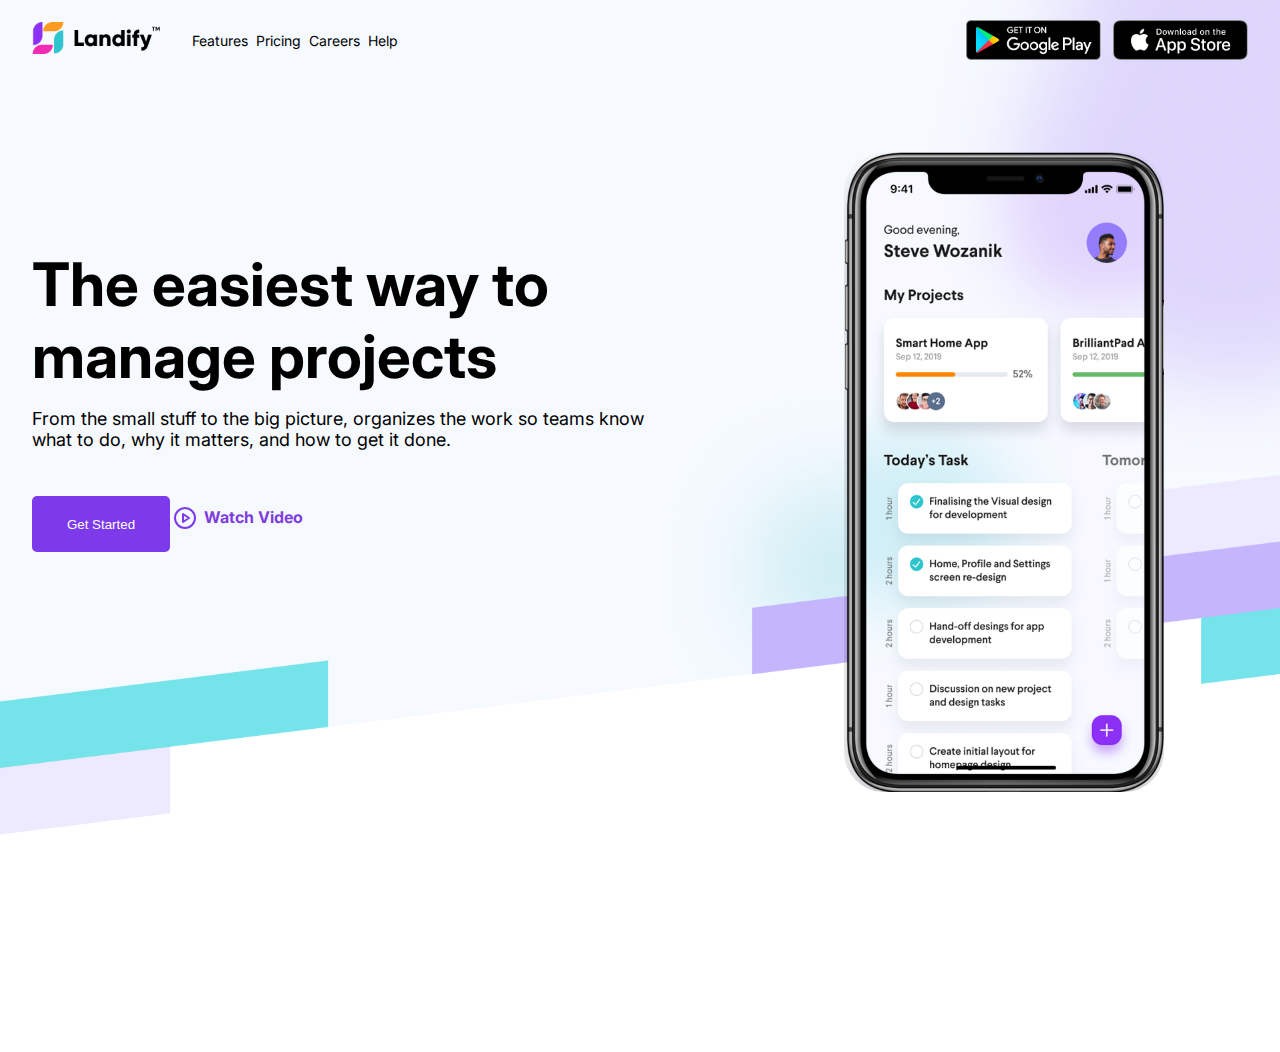
<file: index.html>
<!DOCTYPE html>
<html lang="uk">
<head>
    <meta charset="UTF-8">
    <title>Title</title>
    <link rel="stylesheet" href="styles.css">
    <link rel="preconnect" href="https://fonts.googleapis.com">
    <link rel="preconnect" href="https://fonts.gstatic.com" crossorigin>
    <link href="https://fonts.googleapis.com/css2?family=Inter:ital,opsz,wght@0,14..32,100..900;1,14..32,100..900&display=swap"
          rel="stylesheet">
</head>
<body>

<section class="hero">
    <header class="nav">
        <div class="container">
            <div class="menu">
                <div class="logo">
                    <img src="img/Logo.png" alt="logo">
                </div>
                <ul class="menu-list">
                    <li><a href="#features">Features</a></li>
                    <li><a href="#pricing">Pricing</a></li>
                    <li><a href="#careers">Careers</a></li>
                    <li><a href="#help">Help</a></li>
                </ul>
            </div>
            <div class="buttons-container">
                <a href="https://play.google.com/store/apps" class="app-button" target="_blank">
                    <img src="img/Store%20badge.png" alt="oops">
                </a>
                <a href="https://www.apple.com/app-store/" class="app-button" target="_blank">
                    <img src="img/Store%20badge%202.png" alt="">
                </a>
            </div>
        </div>
    </header>


    <div class="hero-content">
        <div class="hero-block">
            <div class="hero-text">
                <h1>The easiest way to manage projects</h1>
                <p class="hero-subtitle">From the small stuff to the big picture, organizes the work so teams know
                    what to do, why it matters, and how to get it done.</p>
            </div>
            <div class="block-buttons">
                <button type="button">Get Started</button>
                <a href="#" class="watch-button">
                    <img src="img/Icon.svg" alt="Play Icon">Watch Video</a>
            </div>
        </div>
        <div class="phone">
        <img src="img/Mobile.png" alt="">
        </div>
    </div>
</section>
</body>
</html>
</file>
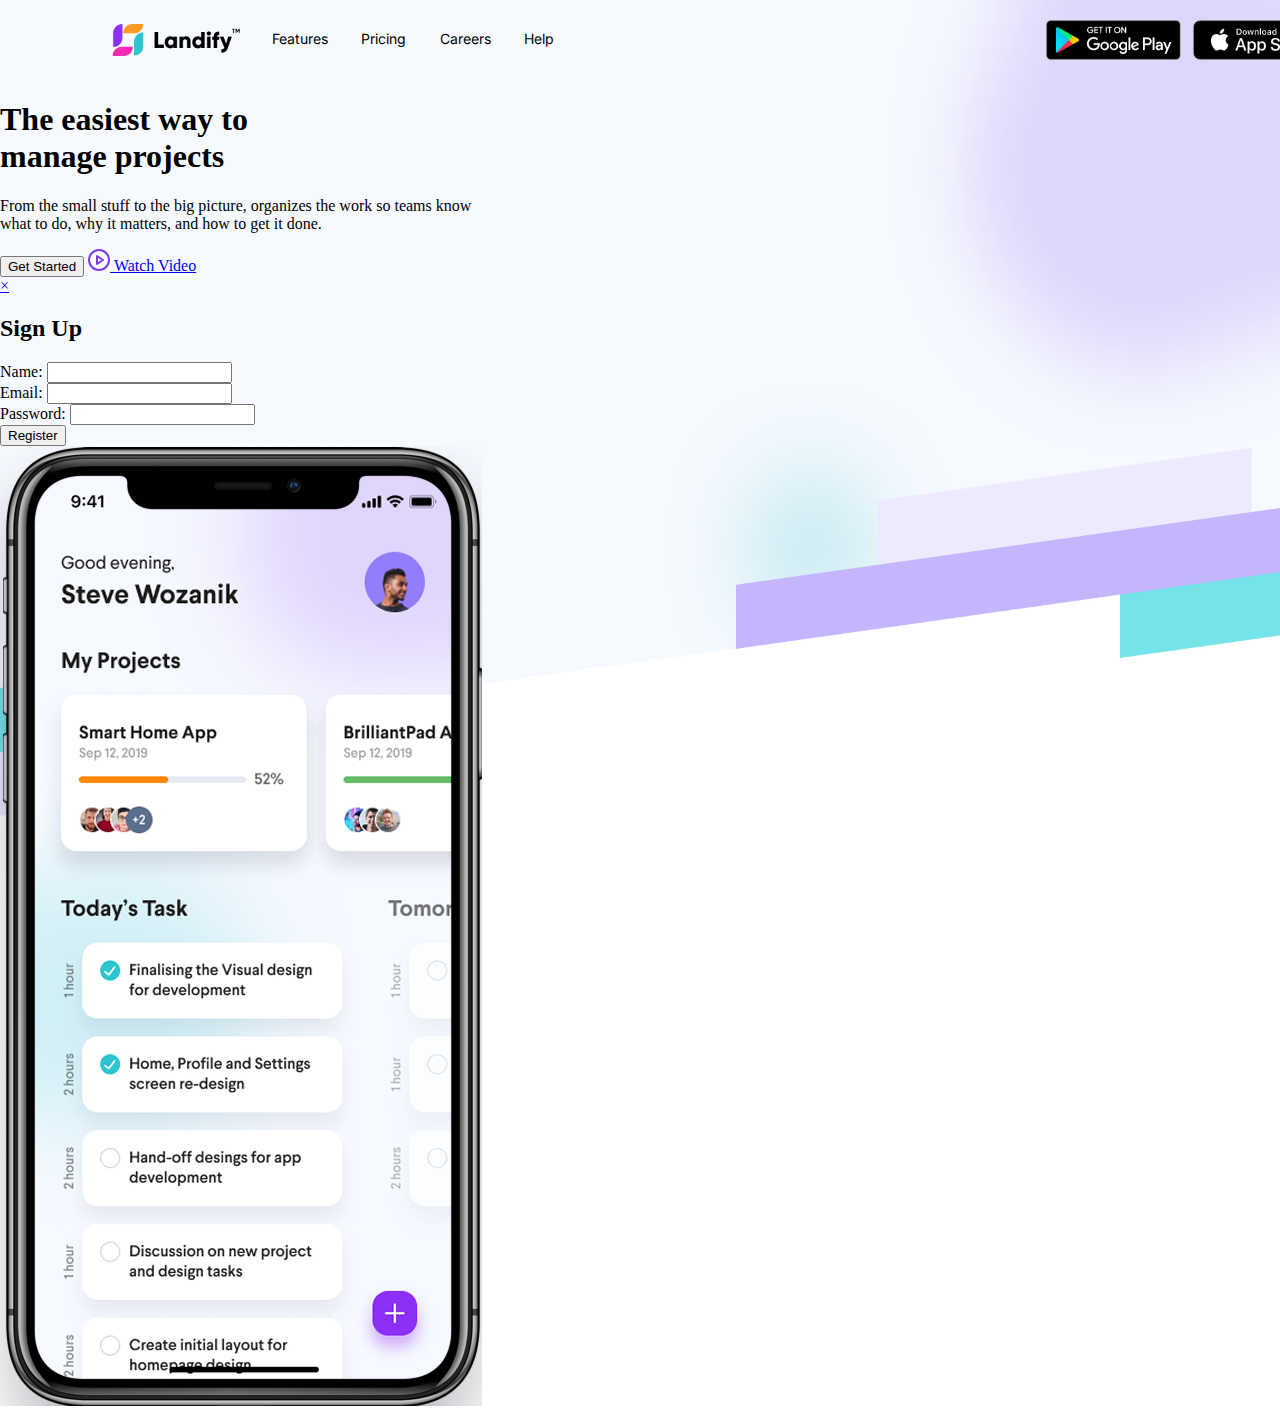
<file: Landify.html>
<!DOCTYPE html>
<html lang="uk">
<head>
    <meta charset="UTF-8">
    <title>Title</title>
    <link rel="stylesheet" href="Landify.css">
    <link rel="preconnect" href="https://fonts.googleapis.com">
    <link rel="preconnect" href="https://fonts.gstatic.com" crossorigin>
    <link href="https://fonts.googleapis.com/css2?family=Inter:ital,opsz,wght@0,14..32,100..900;1,14..32,100..900&display=swap"
          rel="stylesheet">
</head>
<body>
<div class="header">

    <div class="menu">
            <div class="logo">
               <img src="img/Logo.png">
            </div>
              <ul class="menu-list">
                <li><a href="#features">Features</a></li>
                <li><a href="#pricing">Pricing</a></li>
                <li><a href="#careers">Careers</a></li>
                <li><a href="#help">Help</a></li>
             </ul>
    </div>
    <div class="buttons-container">
            <a href="https://play.google.com/store/apps" class="app-button" target="_blank">
                <img src="img/Store%20badge.png" alt="oops">
            </a>
            <a href="https://www.apple.com/app-store/" class="app-button" target="_blank">
                <img src="img/Store%20badge%202.png" alt="">
            </a>
    </div>
</div>

<!--                Розділ 2 !!!-->


<div class="container">
    <div class="block_1">
        <header>
            <div class="text">
                <h1>The easiest way to <br> manage projects</h1>
                <p class="header_2">From the small stuff to the big picture, organizes the work so teams know <br>
                    what to do, why it matters, and how to get it done.</p>
            </div>
            <div class="block_2">
                <button onclick="location.href='#modal'">Get Started</button>
                <a href="#" class="watch-button">
                    <img src="img/Icon.svg" alt="Play Icon">
                    Watch Video
                </a>
            </div>
            <div id="modal" class="modal">
                <div class="modal-content">
                    <a href="#" class="close">×</a>
                    <h2>Sign Up</h2>
                    <form>
                        <div class="form-group">
                            <label for="name">Name:</label>
                            <input type="text" id="name" name="name" required>
                        </div>
                        <div class="form-group">
                            <label for="email">Email:</label>
                            <input type="email" id="email" name="email" required>
                        </div>
                        <div class="form-group">
                            <label for="password">Password:</label>
                            <input type="password" id="password" name="password" required>
                        </div>
                        <button type="submit">Register</button>
                    </form>
                </div>
            </div>
        </header>
    </div>
    <div class="phone">
        <img src="img/Mobile.png">
    </div>
</div>
</body>
</html>
</file>
<file: styles.css>
body {
    padding: 0;
    margin: 0;
}

.nav {
}

.container {
    max-width: 1216px;
    margin-left: auto;
    margin-right: auto;
}

header .container {
    display: flex;
    align-items: center;
    justify-content: space-between;
    padding: 20px 0;
}

.menu {
    display: flex;
    width: 442px;
    height: 32px;
    justify-content: space-between;
    align-items: center;
}

.logo img {
    width: 128px;
    height: 32px;

}

.menu-list {
    display: flex;
    width: 282px;
    height: 28px;
    gap: 8px;
    list-style: none;
    padding: 0;
    margin: 0;
    align-items: center;

}

.menu-list a {
    text-decoration: none;
    color: black;
    font-family: "Inter", sans-serif;
    font-size: 14px;
    display: block;
}

.buttons-container {
    display: flex;
    gap: 12px;
    width: 282px;
    height: 40px;
}

.buttons-container img {
    width: 135px;
    height: 40px;
}

.app-button:hover {
    border-radius: 7px;
    box-shadow: 0 4px 12px rgba(0, 0, 0, 0.7);
}


.hero {
    height: 100vh;
    background-image: url("img/Background.png");
    background-size: cover;
    background-position: center;
    background-repeat: no-repeat;
}

.hero-content {
    margin: 72px auto;
    display: flex;
    max-width: 1216px;
    margin-left: auto;
    margin-right: auto;
    height: 100vh;
    gap: 32px;
}


.hero-block {
    max-width: 696px;
    max-height: 400px;

}

.hero-text {

    padding: 96px 48px 0px 0px;
}

p {
    margin: 16px 0px 0px 0px;
}

h1 {
    font-family: "Inter", sans-serif;
    font-weight: bold;
    font-size: 60px;
    margin: 0px;
}

.hero-subtitle {
    height: 56px;
    font-family: "Inter", sans-serif;
    font-weight: 400;
    font-size: 18px;
}

.block-buttons {
    width: 333px;
    height: 56px;
    padding: 32px 0 0 0;
    margin: 0px;

}

button {
    background-color: #7c3aea;
    color: white;
    border: none;
    border-radius: 5px;
    cursor: pointer;
    width: 138px;
    height: 56px;
    margin: 0px 0px 0px 0px;
    padding: 0px 0px 0px 0px;
}

button:hover {
    background-color: #9c27b0;
}

.watch-button {
    display: inline-flex;
    gap: 8px;
    color: #7e3edb;
    text-decoration: none;
    font-weight: bold;
    font-size: 16px;
    box-sizing: border-box;
    font-family: "Inter", sans-serif;
}

.phone img {
    width: 320px;
    height: 640px;
    object-fit: cover;
    margin: 0px 84px 0px 84px;
    border-radius: 40px
}

.phone {
    width: 488px;
    height: 640px;
}
</file>
<file: Landify.css>
body{
    width: 1440px;
    height: 866px;
    margin: 0px;
    padding: 0px;
    background-image: url('img/Background.png');
    background-size: 100% 100%;
    background-repeat: no-repeat;
    background-position: center;
}
.header {
    width: 1440px;
    height: 80px;
    display: flex;
}
.menu{
    display: flex;
    width: 442px;
    height: 32px;
    margin: 24px auto 24px 112px;
    justify-content: space-between;
}
.logo img {
    width: 128px;
    height: 32px;

}
.menu-list {
    display: flex;
    width: 282px;
    height: 28px;
    gap: 8px;
    list-style: none;
    padding: 0;
    margin: 0;
    align-items: center;
    justify-content: space-between;
}
.menu-list a {
    text-decoration: none;
    color: black;
    font-family: "Inter", sans-serif;
    font-size: 14px;
    display: block;
}
.buttons-container {
    display: flex;
    gap: 12px;
    width: 282px;
    height: 40px;
    margin: 20px 112px 20px 0px;
}
.buttons-container img {
    width: 135px;
    height: 40px;
}
.app-button:hover {
    border-radius: 7px;
    box-shadow: 0 4px 12px rgba(0, 0, 0, 0.7);
}





/*div header {*/

/*    margin: 0px 0px 0px 0px;*/
/*    padding: 0px 0px 0px 0px;*/
/*    width: 696px;*/
/*    height: 400px;*/
/*}*/
/*.block_1{*/
/*    width: 696px;*/
/*    height: 400px;*/

/*}*/
/*.text{*/
/*    width: 648px;*/
/*    height: 216px;*/
/*    margin: 96px 48px 32px 0px;*/
/*}*/

/*.container {*/
/*    display: flex;*/
/*    width: 1216px;*/
/*    height: 640px;*/
/*    margin: 72px 112px 74px 112px;*/
/*    gap: 32px;*/
/*}*/
/*h1 {*/
/*    font-family: "Inter", sans-serif;*/
/*    font-weight: bold;*/
/*    font-size: 60px;*/
/*    margin-bottom: 16px;*/
/*}*/

/*.header_2 {*/
/*    font-family: "Inter", sans-serif;*/
/*    font-weight: regular;*/
/*    font-size: 18px;*/
/*}*/




/*.block_2{*/
/*    width: 333px;*/
/*    height: 56px;*/
/*    gap: 16px;*/
/*}*/
/*button {*/

/*    background-color: #7c3aea;*/
/*    color: white;*/
/*    border: none;*/
/*    border-radius: 5px;*/
/*    cursor: pointer;*/
/*    width: 138px;*/
/*    height: 56px;*/
/*    margin: 0px 0px 0px 0px;*/
/*    padding: 0px 0px 0px 0px;*/
/*}*/

/*button:hover {*/
/*    background-color: #9c27b0;*/
/*}*/

/*a {*/
/*    color: #ab47bc;*/
/*    text-decoration: none;*/
/*    margin-left: 10px;*/
/*}*/

/*.modal {*/
/*    display: none;*/
/*    position: fixed;*/
/*    top: 0;*/
/*    left: 0;*/
/*    width: 100%;*/
/*    height: 100%;*/
/*    background-color: rgba(0, 0, 0, 0.5);*/
/*    justify-content: center;*/
/*    align-items: center;*/
/*}*/

/*.modal:target {*/
/*    display: flex;*/
/*}*/

/*.modal-content {*/
/*    background-color: white;*/
/*    padding: 20px;*/
/*    border-radius: 8px;*/
/*    width: 300px;*/
/*    text-align: left;*/
/*    position: relative;*/
/*}*/

/*.close {*/
/*    position: absolute;*/
/*    top: 10px;*/
/*    right: 10px;*/
/*    font-size: 20px;*/
/*    cursor: pointer;*/
/*    color: #333;*/
/*    text-decoration: none;*/
/*}*/

/*.form-group {*/
/*    margin-bottom: 15px;*/
/*}*/

/*label {*/
/*    display: block;*/
/*    margin-bottom: 5px;*/
/*}*/

/*input {*/
/*    width: 100%;*/
/*    padding: 8px;*/
/*    border: 1px solid #ccc;*/
/*    border-radius: 4px;*/
/*}*/

/*button[type="submit"] {*/
/*    width: 100%;*/
/*    padding: 10px;*/
/*    background-color: #4CAF50;*/
/*    color: white;*/
/*    border: none;*/
/*    border-radius: 4px;*/
/*}*/

/*button[type="submit"]:hover {*/
/*    background-color: #45a049;*/
/*}*/

/*.watch-button {*/
/*    display: inline-flex;*/
/*    align-items: center;*/
/*    gap: 8px;*/
/*    color: #7e3edb;*/
/*    text-decoration: none;*/
/*    font-weight: bold;*/
/*    font-size: 16px;*/
/*    width: 179px;*/
/*    height: 56px;*/
/*    box-sizing: border-box;*/
/*    font-family: "Inter", sans-serif;*/



/*}*/

/*.header{*/
/*    display: flex;*/
/*}*/

/*.phone img {*/
/*    width: 320px;*/
/*    height: 640px;*/
/*    object-fit: cover;*/
/*    margin: 0px 84px 0px 84px;*/
/*    border-radius:40px*/

/*}*/
/*.phone{*/
/*    width:488px ;*/
/*    height: 640px;*/

/*}*/
</file>
